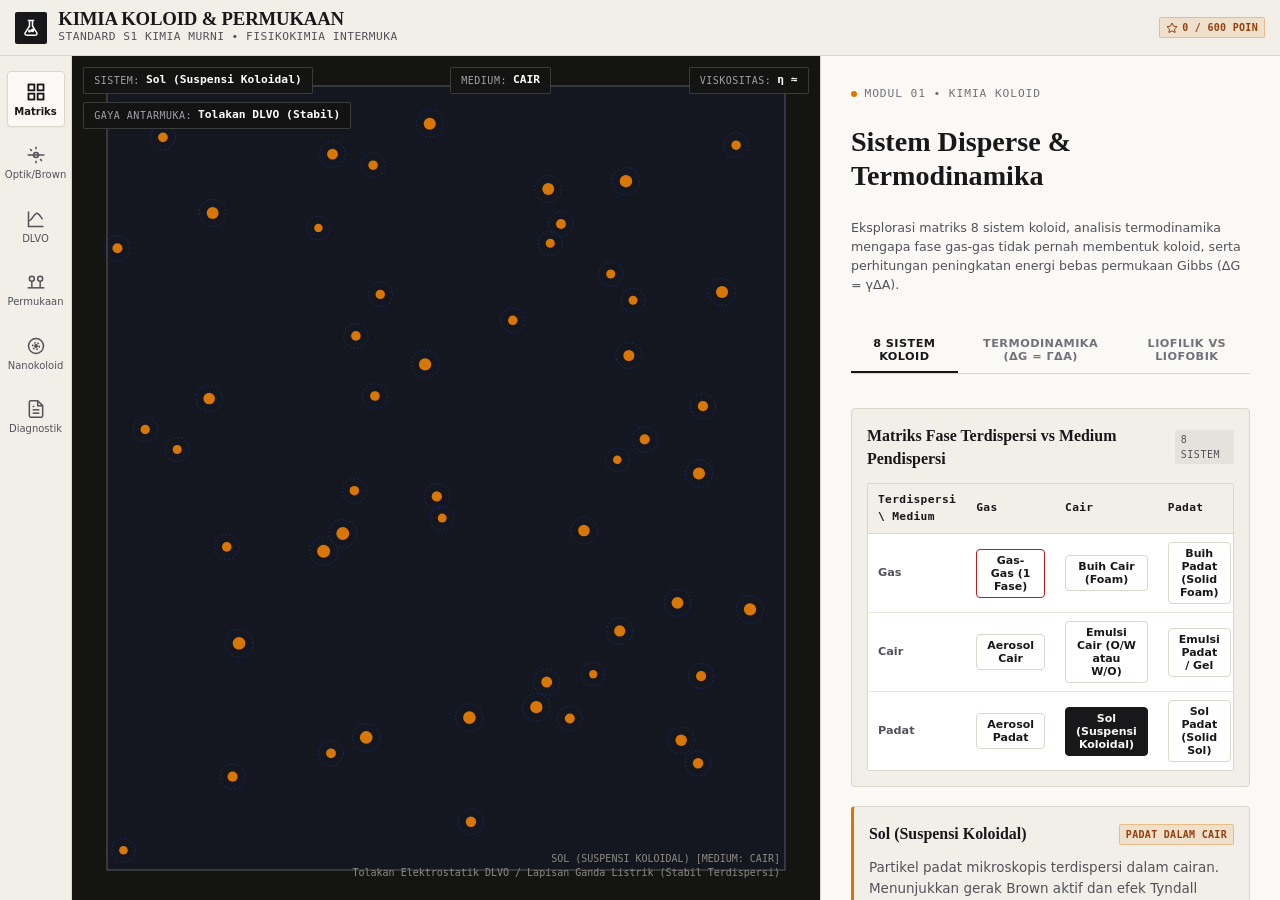
<file: index.html>
<!DOCTYPE html>
<html lang="id">
<head>
  <meta charset="UTF-8">
  <meta name="viewport" content="width=device-width, initial-scale=1.0, viewport-fit=cover">
  <meta http-equiv="Content-Security-Policy" content="default-src 'self'; script-src 'self'; style-src 'self' 'unsafe-inline' https://fonts.googleapis.com; font-src 'self' https://fonts.gstatic.com; img-src 'self' data:; connect-src 'self';">
  
  <title>Kimia Koloid & Kimia Permukaan — Laboratorium Fisika S1 Kimia Murni</title>
  <meta name="description" content="Aplikasi edukasi sains interaktif kimia koloid dan kimia permukaan tingkat S1: termodinamika antarmuka, hamburan Rayleigh-Tyndall, difusi Stokes-Einstein, teori DLVO, adsorpsi Gibbs, CMC, dan isoterm Langmuir-BET.">
  <meta name="theme-color" content="#FBF9F5">
  <link rel="icon" type="image/svg+xml" href="assets/icons/icon.svg">
  <link rel="apple-touch-icon" href="assets/icons/icon.svg">
  <link rel="manifest" href="manifest.json">

  <!-- Google Fonts: Newsreader (Serif Editorial), Plus Jakarta Sans (UI Body), JetBrains Mono (Sensor HUD) -->
  <link rel="preconnect" href="https://fonts.googleapis.com">
  <link rel="preconnect" href="https://fonts.gstatic.com" crossorigin>
  <link href="https://fonts.googleapis.com/css2?family=JetBrains+Mono:wght@400;500;600;700&family=Newsreader:ital,opsz,wght@0,6..72,400;0,6..72,600;0,6..72,700;1,6..72,400;1,6..72,600&family=Plus+Jakarta+Sans:wght@400;500;600;700&display=swap" rel="stylesheet">

  <!-- Stylesheets -->
  <link rel="stylesheet" href="assets/css/tokens.css">
  <link rel="stylesheet" href="assets/css/layout.css">
  <link rel="stylesheet" href="assets/css/components.css">
</head>
<body>
  <div id="app">
    <!-- Editorial Masthead Header -->
    <header class="editorial-masthead" role="banner">
      <a href="#/matrix" class="masthead-brand" aria-label="Beranda Laboratorium Kimia Koloid">
        <div class="masthead-logo-mark" aria-hidden="true">
          <!-- Monoline Flask & Particle Blueprint Icon -->
          <svg width="18" height="18" viewBox="0 0 24 24" fill="none" stroke="currentColor" stroke-width="2" stroke-linecap="round" stroke-linejoin="round">
            <path d="M10 2v7.31L4.2 18.5A2 2 0 0 0 5.86 21.5h12.28a2 2 0 0 0 1.66-3L14 9.31V2"/>
            <path d="M8.5 2h7"/>
            <circle cx="10" cy="16" r="1" fill="currentColor"/>
            <circle cx="14" cy="15" r="1.5" fill="currentColor"/>
          </svg>
        </div>
        <div class="masthead-titles">
          <span class="masthead-title">KIMIA KOLOID & PERMUKAAN</span>
          <span class="masthead-subtitle">Standard S1 Kimia Murni • Fisikokimia Intermuka</span>
        </div>
      </a>

      <div class="masthead-actions">
        <div id="masthead-score-badge" class="badge badge-amber" title="Progres Studi Kasus Kuantitatif">
          <svg width="12" height="12" viewBox="0 0 24 24" fill="none" stroke="currentColor" stroke-width="2">
            <polygon points="12 2 15.09 8.26 22 9.27 17 14.14 18.18 21.02 12 17.77 5.82 21.02 7 14.14 2 9.27 8.91 8.26 12 2"/>
          </svg>
          <span id="masthead-score-value">0 / 600 Poin</span>
        </div>
      </div>
    </header>

    <!-- Main Application Shell -->
    <div class="app-body">
      <!-- Left Rail Navigation (Tablet & Desktop >= 768px) -->
      <nav class="nav-left-rail" aria-label="Navigasi Utama Desktop">
        <a href="#/matrix" class="nav-rail-item" data-route="#/matrix" title="Matriks Fase & Termodinamika">
          <svg viewBox="0 0 24 24" aria-hidden="true">
            <rect x="3" y="3" width="7" height="7"/>
            <rect x="14" y="3" width="7" height="7"/>
            <rect x="14" y="14" width="7" height="7"/>
            <rect x="3" y="14" width="7" height="7"/>
          </svg>
          <span>Matriks</span>
        </a>

        <a href="#/optics-brownian" class="nav-rail-item" data-route="#/optics-brownian" title="Optik Rayleigh & Gerak Brown">
          <svg viewBox="0 0 24 24" aria-hidden="true">
            <line x1="2" y1="12" x2="22" y2="12"/>
            <circle cx="12" cy="12" r="3"/>
            <path d="M12 2v3"/>
            <path d="M12 19v3"/>
            <path d="m4.93 4.93 2.12 2.12"/>
            <path d="m16.95 16.95 2.12 2.12"/>
          </svg>
          <span>Optik/Brown</span>
        </a>

        <a href="#/dlvo" class="nav-rail-item" data-route="#/dlvo" title="Teori DLVO & Koagulasi">
          <svg viewBox="0 0 24 24" aria-hidden="true">
            <path d="M3 3v18h18"/>
            <path d="M4 14c4-1 6-9 9-9 3 0 5 6 7 7"/>
          </svg>
          <span>DLVO</span>
        </a>

        <a href="#/surface" class="nav-rail-item" data-route="#/surface" title="Kimia Permukaan & Adsorpsi">
          <svg viewBox="0 0 24 24" aria-hidden="true">
            <circle cx="7" cy="8" r="3"/>
            <path d="M7 11v8"/>
            <circle cx="17" cy="8" r="3"/>
            <path d="M17 11v8"/>
            <line x1="2" y1="19" x2="22" y2="19"/>
          </svg>
          <span>Permukaan</span>
        </a>

        <a href="#/nanocarriers" class="nav-rail-item" data-route="#/nanocarriers" title="Nanokoloid (NP vs NE vs NLC & Rekayasa Antarmuka)">
          <svg viewBox="0 0 24 24" aria-hidden="true">
            <circle cx="12" cy="12" r="9"/>
            <circle cx="12" cy="12" r="4" stroke-dasharray="2 2"/>
            <circle cx="12" cy="12" r="1.5" fill="currentColor"/>
          </svg>
          <span>Nanokoloid</span>
        </a>

        <a href="#/cases" class="nav-rail-item" data-route="#/cases" title="Diagnostik Studi Kasus">
          <svg viewBox="0 0 24 24" aria-hidden="true">
            <path d="M14 2H6a2 2 0 0 0-2 2v16a2 2 0 0 0 2 2h12a2 2 0 0 0 2-2V8z"/>
            <polyline points="14 2 14 8 20 8"/>
            <line x1="16" y1="13" x2="8" y2="13"/>
            <line x1="16" y1="17" x2="8" y2="17"/>
            <polyline points="10 9 9 9 8 9"/>
          </svg>
          <span>Diagnostik</span>
        </a>
      </nav>

      <!-- Main Viewport Target Container -->
      <main id="main-content" class="main-view-wrapper" role="main" tabindex="-1">
        <!-- Views are mounted here by the hash router -->
      </main>
    </div>

    <!-- Bottom Navigation Bar (Smartphone < 768px) -->
    <nav class="nav-bottom-bar" aria-label="Navigasi Bawah Seluler">
      <a href="#/matrix" class="nav-bottom-item" data-route="#/matrix">
        <svg viewBox="0 0 24 24" aria-hidden="true">
          <rect x="3" y="3" width="7" height="7"/>
          <rect x="14" y="3" width="7" height="7"/>
          <rect x="14" y="14" width="7" height="7"/>
          <rect x="3" y="14" width="7" height="7"/>
        </svg>
        <span>Matriks</span>
      </a>

      <a href="#/optics-brownian" class="nav-bottom-item" data-route="#/optics-brownian">
        <svg viewBox="0 0 24 24" aria-hidden="true">
          <line x1="2" y1="12" x2="22" y2="12"/>
          <circle cx="12" cy="12" r="3"/>
        </svg>
        <span>Optik</span>
      </a>

      <a href="#/dlvo" class="nav-bottom-item" data-route="#/dlvo">
        <svg viewBox="0 0 24 24" aria-hidden="true">
          <path d="M3 3v18h18"/>
          <path d="M4 14c4-1 6-9 9-9 3 0 5 6 7 7"/>
        </svg>
        <span>DLVO</span>
      </a>

      <a href="#/surface" class="nav-bottom-item" data-route="#/surface">
        <svg viewBox="0 0 24 24" aria-hidden="true">
          <circle cx="7" cy="8" r="3"/>
          <path d="M7 11v8"/>
          <line x1="2" y1="19" x2="22" y2="19"/>
        </svg>
        <span>Permukaan</span>
      </a>

      <a href="#/nanocarriers" class="nav-bottom-item" data-route="#/nanocarriers">
        <svg viewBox="0 0 24 24" aria-hidden="true">
          <circle cx="12" cy="12" r="9"/>
          <circle cx="12" cy="12" r="4" stroke-dasharray="2 2"/>
        </svg>
        <span>Nano</span>
      </a>

      <a href="#/cases" class="nav-bottom-item" data-route="#/cases">
        <svg viewBox="0 0 24 24" aria-hidden="true">
          <path d="M14 2H6a2 2 0 0 0-2 2v16a2 2 0 0 0 2 2h12a2 2 0 0 0 2-2V8z"/>
          <polyline points="14 2 14 8 20 8"/>
        </svg>
        <span>Kasus</span>
      </a>
    </nav>
  </div>

  <!-- Entry Script -->
  <script type="module" src="src/main.mjs"></script>
</body>
</html>
</file>
<file: assets/css/tokens.css>
/* ==========================================================================
   DESIGN TOKENS: TACTILE SCIENTIFIC EDITORIAL PALETTE
   Colloid & Surface Chemistry Laboratory (S1 Kimia Murni)
   ========================================================================== */

:root {
  /* Surface & Background Paper Tones */
  --bg-primary: #FBF9F5;          /* Warm Alabaster - scientific journal paper */
  --bg-surface: #F2EFE9;          /* Crisp Stone - control panels & cards */
  --bg-surface-elevated: #FFFFFF; /* High-contrast editorial white */
  --bg-canvas: #141413;           /* Deep Graphite - optical darkroom & microscope view */
  --bg-canvas-hud: rgba(20, 20, 19, 0.88);

  /* Typography & Ink Colors */
  --text-primary: #18181B;        /* Deep Charcoal ink */
  --text-secondary: #52525B;      /* Muted Slate metadata */
  --text-muted: #71717A;          /* Footnotes and secondary markings */
  --text-inverse: #FBF9F5;        /* Light ink on dark canvas */
  --text-inverse-muted: #A1A1AA;

  /* Line & Border Tokens */
  --border-color: #DCD7CD;
  --border-hairline: 1px solid var(--border-color);
  --border-strong: 1px solid #18181B;
  --border-focus: #18181B;
  --border-subtle: 1px solid rgba(220, 215, 205, 0.6);

  /* Semantic Chemistry Accent Palette */
  --accent-amber: #D97706;        /* Rayleigh-Tyndall & Surface Free Energy */
  --accent-amber-subtle: rgba(217, 119, 6, 0.12);
  --accent-amber-border: rgba(217, 119, 6, 0.35);

  --accent-cobalt: #1D4ED8;       /* Hydrophilic Phase / Gouy-Chapman Diffuse Layer */
  --accent-cobalt-subtle: rgba(29, 78, 216, 0.12);
  --accent-cobalt-border: rgba(29, 78, 216, 0.35);

  --accent-crimson: #B91C1C;      /* Coagulation / Zeta Potential Collapse / van der Waals */
  --accent-crimson-subtle: rgba(185, 28, 28, 0.12);
  --accent-crimson-border: rgba(185, 28, 28, 0.35);

  --accent-teal: #0F766E;         /* Monolayer Adsorption & Surfactant Polar Head */
  --accent-teal-subtle: rgba(15, 118, 110, 0.12);
  --accent-teal-border: rgba(15, 118, 110, 0.35);

  /* Typography Families */
  --font-serif: 'Newsreader', 'Instrument Serif', Georgia, serif;
  --font-sans: 'Plus Jakarta Sans', system-ui, -apple-system, sans-serif;
  --font-mono: 'JetBrains Mono', monospace;

  /* Type Scale */
  --text-xs: 0.75rem;    /* 12px */
  --text-sm: 0.84375rem; /* 13.5px */
  --text-base: 0.9375rem;/* 15px */
  --text-md: 1.0625rem;  /* 17px */
  --text-lg: 1.25rem;    /* 20px */
  --text-xl: 1.5rem;     /* 24px */
  --text-2xl: 1.875rem;  /* 30px */
  --text-3xl: 2.25rem;   /* 36px */

  /* Spacing Scale */
  --space-1: 0.25rem;
  --space-2: 0.5rem;
  --space-3: 0.75rem;
  --space-4: 1rem;
  --space-5: 1.25rem;
  --space-6: 1.5rem;
  --space-8: 2rem;
  --space-10: 2.5rem;
  --space-12: 3rem;

  /* Radii - Subtle & Tactile (No hyper-rounded bubbly shapes) */
  --radius-xs: 2px;
  --radius-sm: 4px;
  --radius-md: 6px;
  --radius-lg: 8px;

  /* Shadows - Minimal print-like shadow */
  --shadow-subtle: 0 1px 2px rgba(24, 24, 27, 0.05);
  --shadow-card: 0 2px 4px rgba(24, 24, 27, 0.06), 0 1px 2px rgba(24, 24, 27, 0.03);
  --shadow-elevated: 0 6px 16px rgba(24, 24, 27, 0.09);

  /* Layout Constants */
  --header-height: 56px;
  --nav-rail-width: 72px;
  --nav-bottom-height: 64px;
  --content-max-width: 1440px;

  /* Transitions */
  --transition-fast: 150ms cubic-bezier(0.16, 1, 0.3, 1);
  --transition-normal: 240ms cubic-bezier(0.16, 1, 0.3, 1);
}
</file>
<file: assets/css/layout.css>
/* ==========================================================================
   LAYOUT ARCHITECTURE: MOBILE-FIRST & TABLET SCIENTIFIC STUDIO
   ========================================================================== */

*, *::before, *::after {
  box-sizing: border-box;
  margin: 0;
  padding: 0;
}

html, body {
  width: 100%;
  height: 100%;
  background-color: var(--bg-primary);
  color: var(--text-primary);
  font-family: var(--font-sans);
  font-size: 15px;
  line-height: 1.5;
  -webkit-font-smoothing: antialiased;
  -moz-osx-font-smoothing: grayscale;
  text-rendering: optimizeLegibility;
  overflow-x: hidden;
}

/* App Shell Grid */
#app {
  display: flex;
  flex-direction: column;
  min-height: 100vh;
  min-height: 100dvh;
  position: relative;
}

/* Header Banner - Editorial Masthead */
.editorial-masthead {
  height: var(--header-height);
  background-color: var(--bg-surface);
  border-bottom: var(--border-hairline);
  display: flex;
  align-items: center;
  justify-content: space-between;
  padding: 0 var(--space-4);
  position: sticky;
  top: 0;
  z-index: 100;
}

.masthead-brand {
  display: flex;
  align-items: center;
  gap: var(--space-3);
  text-decoration: none;
  color: inherit;
}

.masthead-logo-mark {
  width: 32px;
  height: 32px;
  display: flex;
  align-items: center;
  justify-content: center;
  background-color: var(--text-primary);
  color: var(--bg-primary);
  border-radius: var(--radius-xs);
  flex-shrink: 0;
}

.masthead-titles {
  display: flex;
  flex-direction: column;
}

.masthead-title {
  font-family: var(--font-serif);
  font-size: var(--text-lg);
  font-weight: 600;
  line-height: 1.1;
  letter-spacing: -0.01em;
}

.masthead-subtitle {
  font-size: var(--text-xs);
  color: var(--text-secondary);
  font-family: var(--font-mono);
  letter-spacing: 0.04em;
  text-transform: uppercase;
}

.masthead-actions {
  display: flex;
  align-items: center;
  gap: var(--space-2);
}

/* Main Container Frame */
.app-body {
  display: flex;
  flex: 1;
  position: relative;
  overflow: hidden;
}

/* Navigation: Mobile Bottom Navigation Bar (< 768px) */
.nav-bottom-bar {
  display: flex;
  position: fixed;
  bottom: 0;
  left: 0;
  right: 0;
  height: var(--nav-bottom-height);
  background-color: var(--bg-surface);
  border-top: var(--border-hairline);
  z-index: 120;
  padding-bottom: env(safe-area-inset-bottom, 0px);
}

.nav-bottom-item {
  flex: 1;
  display: flex;
  flex-direction: column;
  align-items: center;
  justify-content: center;
  gap: 3px;
  color: var(--text-secondary);
  text-decoration: none;
  font-size: 10.5px;
  font-family: var(--font-sans);
  font-weight: 500;
  min-height: 48px;
  min-width: 48px;
  transition: color var(--transition-fast), background-color var(--transition-fast);
  cursor: pointer;
  border: none;
  background: transparent;
  padding: 4px 2px;
}

.nav-bottom-item.active {
  color: var(--text-primary);
  font-weight: 700;
  background-color: rgba(24, 24, 27, 0.04);
}

.nav-bottom-item svg {
  width: 20px;
  height: 20px;
  stroke-width: 1.8;
  stroke: currentColor;
  fill: none;
}

.nav-bottom-item.active svg {
  stroke-width: 2.2;
}

/* Left Rail Navigation (>= 768px) */
.nav-left-rail {
  display: none;
  width: var(--nav-rail-width);
  background-color: var(--bg-surface);
  border-right: var(--border-hairline);
  flex-direction: column;
  align-items: center;
  padding: var(--space-4) 0;
  gap: var(--space-2);
  flex-shrink: 0;
  z-index: 90;
}

.nav-rail-item {
  width: 58px;
  height: 56px;
  display: flex;
  flex-direction: column;
  align-items: center;
  justify-content: center;
  gap: 4px;
  color: var(--text-secondary);
  text-decoration: none;
  font-size: 10px;
  font-family: var(--font-sans);
  font-weight: 500;
  border-radius: var(--radius-sm);
  transition: all var(--transition-fast);
  cursor: pointer;
  border: none;
  background: transparent;
  text-align: center;
  line-height: 1.1;
  padding: 4px;
}

.nav-rail-item:hover {
  color: var(--text-primary);
  background-color: rgba(24, 24, 27, 0.04);
}

.nav-rail-item.active {
  color: var(--text-primary);
  background-color: var(--bg-primary);
  box-shadow: var(--shadow-subtle);
  border: var(--border-hairline);
  font-weight: 700;
}

.nav-rail-item svg {
  width: 20px;
  height: 20px;
  stroke: currentColor;
  stroke-width: 1.8;
  fill: none;
}

.nav-rail-item.active svg {
  stroke-width: 2.2;
}

/* Main Viewport Container */
.main-view-wrapper {
  flex: 1;
  display: flex;
  flex-direction: column;
  min-height: calc(100vh - var(--header-height));
  min-height: calc(100dvh - var(--header-height));
  padding-bottom: var(--nav-bottom-height);
  overflow-y: auto;
  overflow-x: hidden;
}

/* ==========================================================================
   MODULE LAYOUT: SPLIT-VIEW SCIENTIFIC STUDIO
   ========================================================================== */

.scientific-studio {
  display: flex;
  flex-direction: column;
  width: 100%;
  flex: 1;
}

/* Mobile: Sticky Top Interactive Viewport */
.studio-canvas-stage {
  position: sticky;
  top: 0;
  z-index: 50;
  width: 100%;
  height: 44vh;
  min-height: 260px;
  max-height: 460px;
  background-color: var(--bg-canvas);
  position: relative;
  overflow: hidden;
  border-bottom: var(--border-hairline);
  touch-action: none; /* Pointer Events optimized */
}

.canvas-element {
  display: block;
  width: 100%;
  height: 100%;
}

/* HUD Overlay on Canvas */
.canvas-hud {
  position: absolute;
  top: var(--space-3);
  left: var(--space-3);
  right: var(--space-3);
  display: flex;
  flex-wrap: wrap;
  align-items: center;
  justify-content: space-between;
  gap: var(--space-2);
  pointer-events: none;
  z-index: 10;
}

.hud-pill {
  background: var(--bg-canvas-hud);
  border: 1px solid rgba(220, 215, 205, 0.2);
  color: var(--text-inverse);
  padding: 4px 10px;
  border-radius: var(--radius-xs);
  font-family: var(--font-mono);
  font-size: var(--text-xs);
  font-variant-numeric: tabular-nums;
  display: flex;
  align-items: center;
  gap: 6px;
  backdrop-filter: blur(4px);
  pointer-events: auto;
}

.hud-pill .label {
  color: var(--text-inverse-muted);
  text-transform: uppercase;
  font-size: 10px;
  letter-spacing: 0.05em;
}

.hud-pill .val {
  font-weight: 700;
  color: #FFFFFF;
}

.hud-legend {
  position: absolute;
  bottom: var(--space-3);
  left: var(--space-3);
  right: var(--space-3);
  display: flex;
  align-items: center;
  gap: var(--space-3);
  pointer-events: none;
  font-family: var(--font-mono);
  font-size: 11px;
  color: var(--text-inverse-muted);
  overflow-x: auto;
  white-space: nowrap;
}

.hud-legend-item {
  display: flex;
  align-items: center;
  gap: 5px;
  background: rgba(20, 20, 19, 0.7);
  padding: 2px 8px;
  border-radius: var(--radius-xs);
}

.legend-dot {
  width: 8px;
  height: 8px;
  border-radius: 50%;
  display: inline-block;
}

/* Mobile Bottom Sheet / Control Deck */
.studio-control-deck {
  display: flex;
  flex-direction: column;
  background-color: var(--bg-primary);
  padding: var(--space-4);
  gap: var(--space-4);
  flex: 1;
}

/* Desktop & Tablet Breakpoints (>= 768px) */
@media (min-width: 768px) {
  .nav-bottom-bar {
    display: none;
  }

  .nav-left-rail {
    display: flex;
  }

  .main-view-wrapper {
    padding-bottom: 0;
    height: calc(100vh - var(--header-height));
    height: calc(100dvh - var(--header-height));
    overflow: hidden;
  }

  /* 60% Left : 40% Right Split View */
  .scientific-studio {
    flex-direction: row;
    height: 100%;
    overflow: hidden;
  }

  .studio-canvas-stage {
    position: relative;
    top: 0;
    width: 60%;
    height: 100%;
    min-height: auto;
    max-height: none;
    border-bottom: none;
    border-right: var(--border-hairline);
  }

  .studio-control-deck {
    width: 40%;
    height: 100%;
    overflow-y: auto;
    padding: var(--space-6);
    gap: var(--space-5);
  }
}

@media (min-width: 1200px) {
  .studio-canvas-stage {
    width: 62%;
  }
  .studio-control-deck {
    width: 38%;
    padding: var(--space-8);
  }
}
</file>
<file: assets/css/components.css>
/* ==========================================================================
   COMPONENTS: TACTILE SCIENTIFIC EDITORIAL CONTROLS & CARDS
   ========================================================================== */

/* Typography & Section Titles */
.section-kicker {
  font-family: var(--font-mono);
  font-size: var(--text-xs);
  letter-spacing: 0.08em;
  text-transform: uppercase;
  color: var(--text-muted);
  display: flex;
  align-items: center;
  gap: var(--space-2);
  margin-bottom: var(--space-1);
}

.section-kicker::before {
  content: '';
  display: inline-block;
  width: 6px;
  height: 6px;
  background-color: var(--accent-amber);
  border-radius: 50%;
}

.section-title {
  font-family: var(--font-serif);
  font-size: var(--text-2xl);
  font-weight: 600;
  line-height: 1.2;
  color: var(--text-primary);
  margin-bottom: var(--space-2);
}

.section-lead {
  font-size: var(--text-sm);
  color: var(--text-secondary);
  line-height: 1.5;
  margin-bottom: var(--space-4);
}

/* Scientific Editorial Cards */
.editorial-card {
  background-color: var(--bg-surface);
  border: var(--border-hairline);
  border-radius: var(--radius-sm);
  padding: var(--space-4);
  display: flex;
  flex-direction: column;
  gap: var(--space-3);
  position: relative;
}

.editorial-card.accent-amber {
  border-left: 3px solid var(--accent-amber);
}

.editorial-card.accent-cobalt {
  border-left: 3px solid var(--accent-cobalt);
}

.editorial-card.accent-crimson {
  border-left: 3px solid var(--accent-crimson);
}

.editorial-card.accent-teal {
  border-left: 3px solid var(--accent-teal);
}

.card-header {
  display: flex;
  align-items: center;
  justify-content: space-between;
  gap: var(--space-2);
}

.card-title {
  font-family: var(--font-serif);
  font-size: var(--text-md);
  font-weight: 600;
  color: var(--text-primary);
}

.card-tag {
  font-family: var(--font-mono);
  font-size: 10px;
  text-transform: uppercase;
  letter-spacing: 0.05em;
  padding: 2px 6px;
  border-radius: var(--radius-xs);
  background: rgba(24, 24, 27, 0.06);
  color: var(--text-secondary);
}

/* Formula Callout Block */
.formula-block {
  background-color: #FFFFFF;
  border: var(--border-hairline);
  border-left: 3px solid var(--text-primary);
  padding: var(--space-3) var(--space-4);
  border-radius: var(--radius-xs);
  margin: var(--space-2) 0;
}

.formula-tex {
  font-family: var(--font-mono);
  font-size: var(--text-sm);
  color: var(--text-primary);
  letter-spacing: 0.02em;
  overflow-x: auto;
  white-space: nowrap;
  padding: 2px 0;
  display: block;
}

.formula-caption {
  font-size: var(--text-xs);
  color: var(--text-muted);
  margin-top: 4px;
}

/* Tactile Sliders & Input Groups */
.control-group {
  display: flex;
  flex-direction: column;
  gap: var(--space-1);
}

.control-label-row {
  display: flex;
  align-items: center;
  justify-content: space-between;
}

.control-label {
  font-size: var(--text-xs);
  font-weight: 600;
  color: var(--text-primary);
  display: flex;
  align-items: center;
  gap: 4px;
}

.control-symbol {
  font-family: var(--font-serif);
  font-style: italic;
  font-weight: 500;
  color: var(--text-secondary);
}

.control-value-readout {
  font-family: var(--font-mono);
  font-size: var(--text-xs);
  font-weight: 600;
  color: var(--text-primary);
  background-color: #FFFFFF;
  border: var(--border-hairline);
  padding: 1px 6px;
  border-radius: var(--radius-xs);
  font-variant-numeric: tabular-nums;
}

/* Custom Range Slider */
.tactile-slider {
  -webkit-appearance: none;
  appearance: none;
  width: 100%;
  height: 6px;
  background: #E2DDD5;
  border-radius: 3px;
  outline: none;
  transition: background var(--transition-fast);
  margin: 8px 0;
  cursor: pointer;
}

.tactile-slider:hover {
  background: #D5CEC4;
}

.tactile-slider::-webkit-slider-thumb {
  -webkit-appearance: none;
  appearance: none;
  width: 20px;
  height: 20px;
  background: #FFFFFF;
  border: 2px solid var(--text-primary);
  border-radius: 50%;
  cursor: grab;
  box-shadow: 0 1px 3px rgba(0,0,0,0.15);
  transition: transform var(--transition-fast), border-color var(--transition-fast);
}

.tactile-slider::-webkit-slider-thumb:hover {
  transform: scale(1.15);
  border-color: var(--accent-cobalt);
}

.tactile-slider::-webkit-slider-thumb:active {
  cursor: grabbing;
  transform: scale(1.1);
  background: var(--text-primary);
}

.tactile-slider::-moz-range-thumb {
  width: 18px;
  height: 18px;
  background: #FFFFFF;
  border: 2px solid var(--text-primary);
  border-radius: 50%;
  cursor: grab;
  box-shadow: 0 1px 3px rgba(0,0,0,0.15);
}

.slider-scale-ticks {
  display: flex;
  justify-content: space-between;
  font-family: var(--font-mono);
  font-size: 10px;
  color: var(--text-muted);
  margin-top: -4px;
}

/* Segmented Control Buttons (Tabs / Toggles) */
.segmented-control {
  display: flex;
  background: #E5E0D7;
  padding: 3px;
  border-radius: var(--radius-sm);
  border: var(--border-hairline);
  gap: 2px;
}

.segmented-btn {
  flex: 1;
  padding: 6px 10px;
  background: transparent;
  border: none;
  border-radius: var(--radius-xs);
  font-size: var(--text-xs);
  font-family: var(--font-sans);
  font-weight: 500;
  color: var(--text-secondary);
  cursor: pointer;
  transition: all var(--transition-fast);
  display: flex;
  align-items: center;
  justify-content: center;
  gap: 4px;
}

.segmented-btn:hover {
  color: var(--text-primary);
}

.segmented-btn.active {
  background: #FFFFFF;
  color: var(--text-primary);
  font-weight: 700;
  box-shadow: var(--shadow-subtle);
}

/* Action Buttons */
.btn {
  display: inline-flex;
  align-items: center;
  justify-content: center;
  gap: var(--space-2);
  padding: 8px 14px;
  font-size: var(--text-sm);
  font-family: var(--font-sans);
  font-weight: 600;
  border-radius: var(--radius-sm);
  cursor: pointer;
  transition: all var(--transition-fast);
  text-decoration: none;
  min-height: 40px;
  border: var(--border-strong);
}

.btn-primary {
  background-color: var(--text-primary);
  color: var(--bg-primary);
  border-color: var(--text-primary);
}

.btn-primary:hover {
  background-color: #27272A;
}

.btn-secondary {
  background-color: #FFFFFF;
  color: var(--text-primary);
  border: var(--border-hairline);
}

.btn-secondary:hover {
  background-color: var(--bg-surface);
  border-color: var(--text-primary);
}

.btn-sm {
  min-height: 32px;
  padding: 4px 10px;
  font-size: var(--text-xs);
}

/* Scientific Stats Grid */
.stat-grid {
  display: grid;
  grid-template-columns: repeat(auto-fit, minmax(130px, 1fr));
  gap: var(--space-2);
}

.stat-box {
  background: #FFFFFF;
  border: var(--border-hairline);
  padding: var(--space-2) var(--space-3);
  border-radius: var(--radius-xs);
  display: flex;
  flex-direction: column;
}

.stat-label {
  font-size: 10px;
  font-family: var(--font-mono);
  color: var(--text-muted);
  text-transform: uppercase;
  letter-spacing: 0.04em;
}

.stat-value {
  font-family: var(--font-mono);
  font-size: var(--text-md);
  font-weight: 700;
  color: var(--text-primary);
  font-variant-numeric: tabular-nums;
  margin-top: 2px;
}

.stat-unit {
  font-size: 10px;
  color: var(--text-secondary);
  font-weight: 400;
  margin-left: 2px;
}

/* Scientific Data Table */
.editorial-table-wrap {
  width: 100%;
  overflow-x: auto;
  border: var(--border-hairline);
  border-radius: var(--radius-xs);
  background: #FFFFFF;
}

.editorial-table {
  width: 100%;
  border-collapse: collapse;
  font-size: var(--text-xs);
  text-align: left;
}

.editorial-table th {
  background-color: var(--bg-surface);
  color: var(--text-primary);
  font-family: var(--font-mono);
  font-weight: 600;
  padding: 8px 10px;
  border-bottom: var(--border-hairline);
  letter-spacing: 0.03em;
}

.editorial-table td {
  padding: 8px 10px;
  border-bottom: 1px solid #ECE7DD;
  color: var(--text-secondary);
}

.editorial-table tr:last-child td {
  border-bottom: none;
}

.editorial-table tr:hover td {
  background-color: #FAF8F4;
}

/* Inline Monoline SVG Icon System */
.chem-icon {
  display: inline-block;
  vertical-align: middle;
  width: 18px;
  height: 18px;
  stroke: currentColor;
  stroke-width: 1.8;
  stroke-linecap: round;
  stroke-linejoin: round;
  fill: none;
  flex-shrink: 0;
}

/* Tab Deck Header */
.tab-deck {
  display: flex;
  border-bottom: var(--border-hairline);
  margin-bottom: var(--space-4);
  gap: var(--space-1);
}

.tab-btn {
  padding: 8px 14px;
  background: transparent;
  border: none;
  border-bottom: 2px solid transparent;
  font-family: var(--font-sans);
  font-size: var(--text-xs);
  font-weight: 600;
  color: var(--text-muted);
  cursor: pointer;
  transition: all var(--transition-fast);
  text-transform: uppercase;
  letter-spacing: 0.04em;
}

.tab-btn:hover {
  color: var(--text-primary);
}

.tab-btn.active {
  color: var(--text-primary);
  border-bottom-color: var(--text-primary);
}

/* Badge System */
.badge {
  display: inline-flex;
  align-items: center;
  gap: 4px;
  padding: 2px 6px;
  border-radius: var(--radius-xs);
  font-size: 10px;
  font-family: var(--font-mono);
  font-weight: 600;
  text-transform: uppercase;
  letter-spacing: 0.03em;
}

.badge-amber {
  background-color: var(--accent-amber-subtle);
  color: #92400E;
  border: 1px solid var(--accent-amber-border);
}

.badge-cobalt {
  background-color: var(--accent-cobalt-subtle);
  color: var(--accent-cobalt);
  border: 1px solid var(--accent-cobalt-border);
}

.badge-crimson {
  background-color: var(--accent-crimson-subtle);
  color: var(--accent-crimson);
  border: 1px solid var(--accent-crimson-border);
}

.badge-teal {
  background-color: var(--accent-teal-subtle);
  color: var(--accent-teal);
  border: 1px solid var(--accent-teal-border);
}

/* Canvas Plot Legend & Axis */
.chart-axis-label {
  font-family: var(--font-mono);
  font-size: 10px;
  fill: #8E8A82;
}

.chart-grid-line {
  stroke: rgba(220, 215, 205, 0.2);
  stroke-dasharray: 2 2;
}
</file>
